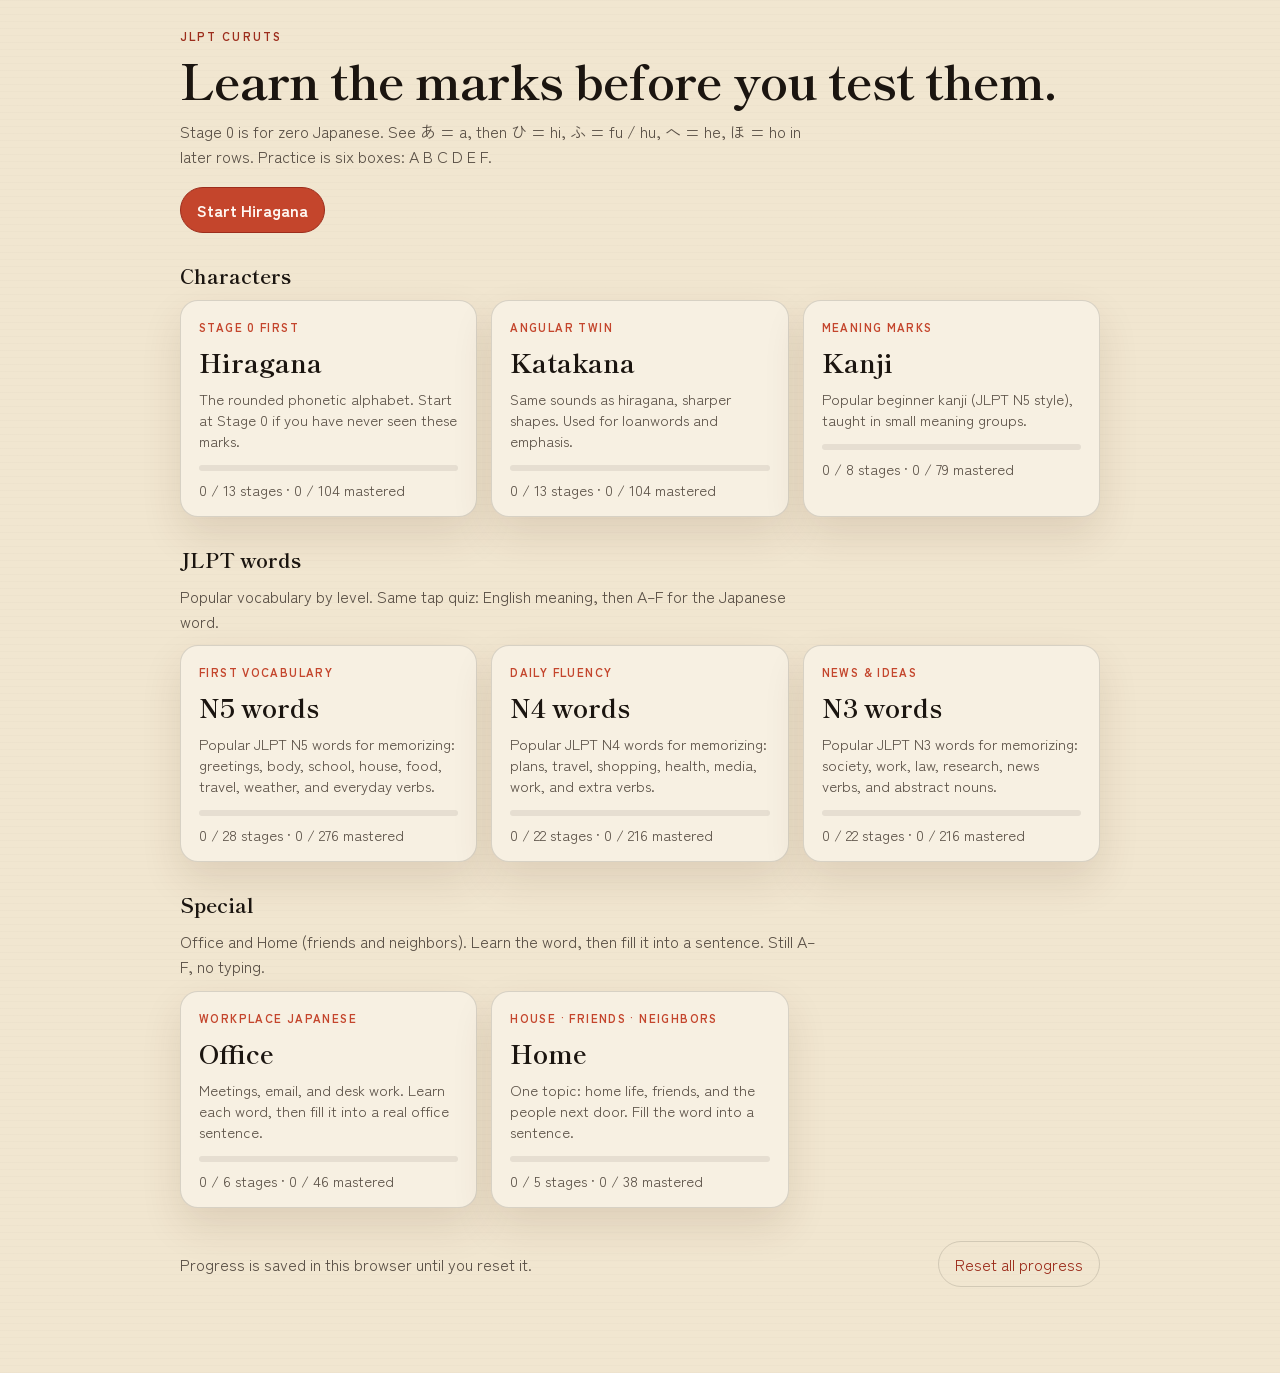
<file: index.html>
<!DOCTYPE html>
<html lang="en">
  <head>
    <meta charset="utf-8" />
    <script>
      (function () {
        if (location.hostname !== "curuts-developer.github.io") return;
        if (location.pathname === "/jlpt") {
          location.replace("/jlpt/" + location.search + location.hash);
          return;
        }
        var base = document.createElement("base");
        base.href = "/jlpt/";
        document.head.appendChild(base);
      })();
    </script>
    <meta name="viewport" content="width=device-width, initial-scale=1" />
    <title>JLPT Curuts — hiragana, katakana, kanji</title>
    <meta
      name="description"
      content="Stage 0 teaches Japanese characters from zero. Then practice with A–F boxes. Progress stays in this browser."
    />
    <link rel="canonical" href="https://curuts-developer.github.io/jlpt/" />
    <meta name="theme-color" content="#c4452c" />
    <meta name="apple-mobile-web-app-capable" content="yes" />
    <meta name="apple-mobile-web-app-title" content="JLPT Curuts" />
    <link rel="icon" href="./favicon.svg" type="image/svg+xml" />
    <link rel="manifest" href="./manifest.webmanifest" />
    <link rel="preconnect" href="https://fonts.googleapis.com" />
    <link rel="preconnect" href="https://fonts.gstatic.com" crossorigin />
    <link
      href="https://fonts.googleapis.com/css2?family=Shippori+Mincho:wght@500;700&family=Zen+Kaku+Gothic+New:wght@400;500;700&display=swap"
      rel="stylesheet"
    />
    <link rel="stylesheet" href="./styles.css" />
  </head>
  <body>
    <main id="app"></main>
    <noscript>This drill needs JavaScript. Open it over http (GitHub Pages or a local static server), not as a raw file.</noscript>
    <script type="module" src="./app.js"></script>
  </body>
</html>
</file>
<file: styles.css>
:root {
  --paper: #f1e6d0;
  --paper-2: #f7f0e2;
  --ink: #1b1510;
  --ink-soft: #5a5046;
  --vermillion: #c4452c;
  --vermillion-deep: #9c2d1c;
  --moss: #2c6a4a;
  --indigo: #2a3a4d;
  --line: rgba(27, 21, 16, 0.14);
  --shadow: 0 18px 40px rgba(80, 40, 16, 0.12);
  --sans: "Zen Kaku Gothic New", "Hiragino Sans", "Noto Sans JP", sans-serif;
  --serif: "Shippori Mincho", "Hiragino Mincho ProN", "Yu Mincho", serif;
}

* {
  box-sizing: border-box;
}

html,
body {
  margin: 0;
  min-height: 100%;
  background:
    radial-gradient(1200px 500px at 10% -10%, rgba(196, 69, 44, 0.12), transparent 50%),
    radial-gradient(900px 400px at 100% 0%, rgba(42, 58, 77, 0.1), transparent 45%),
    var(--paper);
  color: var(--ink);
  font-family: var(--sans);
}

body {
  background-image:
    linear-gradient(180deg, transparent, transparent),
    repeating-linear-gradient(
      0deg,
      rgba(27, 21, 16, 0.015) 0 1px,
      transparent 1px 7px
    );
}

#app {
  width: min(920px, calc(100% - 32px));
  margin: 0 auto;
  padding: 28px 0 80px;
}

h1 {
  font-family: var(--serif);
  font-weight: 700;
  font-size: clamp(1.8rem, 4vw, 3rem);
  line-height: 1.15;
  margin: 0 0 12px;
  letter-spacing: -0.02em;
}

.brand {
  margin: 0 0 8px;
  text-transform: uppercase;
  letter-spacing: 0.18em;
  font-size: 0.72rem;
  color: var(--vermillion-deep);
  font-weight: 700;
}

.lede,
.save-note,
.must-learn,
.quiz-progress,
.prompt-sub,
.flash-hint,
.flash-mean,
.zero-note {
  color: var(--ink-soft);
  line-height: 1.55;
}

.lede {
  margin: 0;
  max-width: 40rem;
}

.top {
  margin-bottom: 28px;
}

.continue-row {
  display: flex;
  flex-wrap: wrap;
  gap: 12px;
  align-items: center;
  margin-top: 18px;
}

.stage-tools {
  display: flex;
  flex-wrap: wrap;
  gap: 8px;
  margin: -8px 0 18px;
}

.stage-row.is-current {
  box-shadow: 0 0 0 2px rgba(196, 69, 44, 0.35);
}

.script-grid {
  display: grid;
  gap: 14px;
}

.home-section {
  font-family: var(--serif);
  font-size: 1.25rem;
  margin: 28px 0 10px;
}

.home-section-lede {
  margin-bottom: 12px;
}

.teach-grid.is-vocab {
  grid-template-columns: repeat(auto-fill, minmax(128px, 1fr));
}

.flash-glyph.is-word {
  font-size: clamp(2.4rem, 10vw, 4.6rem);
}

.choice.is-vocab {
  min-height: 96px;
}

.choice-glyph.is-word {
  font-size: clamp(1rem, 3.2vw, 1.7rem);
  line-height: 1.2;
  word-break: keep-all;
  text-align: center;
}

@media (min-width: 800px) {
  .script-grid {
    grid-template-columns: repeat(3, 1fr);
  }
}

.script-card,
.stage-row,
.choice,
.btn {
  font: inherit;
  color: inherit;
  cursor: pointer;
  touch-action: manipulation;
}

.script-card {
  display: flex;
  flex-direction: column;
  align-items: flex-start;
  gap: 8px;
  text-align: left;
  background: var(--paper-2);
  border: 1px solid var(--line);
  border-radius: 18px;
  padding: 18px 18px 16px;
  box-shadow: var(--shadow);
}

.script-card:hover,
.stage-row:hover:not(:disabled) {
  border-color: rgba(196, 69, 44, 0.45);
}

.kicker {
  font-size: 0.72rem;
  letter-spacing: 0.12em;
  text-transform: uppercase;
  color: var(--vermillion);
  font-weight: 700;
}

.script-name {
  font-family: var(--serif);
  font-size: 1.6rem;
  font-weight: 700;
}

.script-blurb,
.script-meta,
.stage-copy em,
.stage-status {
  font-size: 0.92rem;
  color: var(--ink-soft);
  font-style: normal;
}

.meter {
  display: block;
  width: 100%;
  height: 6px;
  background: rgba(27, 21, 16, 0.08);
  border-radius: 99px;
  overflow: hidden;
  margin-top: 6px;
}

.meter-fill {
  display: block;
  height: 100%;
  background: var(--vermillion);
}

.home-foot {
  margin-top: 28px;
  display: flex;
  flex-wrap: wrap;
  gap: 12px;
  align-items: center;
  justify-content: space-between;
}

.btn {
  border: 1px solid var(--line);
  background: var(--paper-2);
  border-radius: 999px;
  padding: 10px 16px;
}

.btn.primary {
  background: var(--vermillion);
  border-color: var(--vermillion-deep);
  color: #fff8f3;
  font-weight: 700;
}

.btn.ghost {
  background: transparent;
}

.btn.danger {
  color: var(--vermillion-deep);
}

.btn:disabled {
  opacity: 0.4;
  cursor: not-allowed;
}

.subhead {
  display: flex;
  gap: 16px;
  align-items: flex-start;
  margin-bottom: 22px;
}

.stage-list {
  display: grid;
  gap: 8px;
}

.stage-row {
  display: grid;
  grid-template-columns: 48px 1fr auto;
  gap: 12px;
  align-items: center;
  width: 100%;
  text-align: left;
  background: var(--paper-2);
  border: 1px solid var(--line);
  border-radius: 16px;
  padding: 12px 14px;
}

.stage-row.is-zero {
  border-color: rgba(196, 69, 44, 0.4);
  background: #f8eadc;
}

.stage-row.is-passed {
  border-color: rgba(44, 106, 74, 0.35);
}

.stage-row.is-locked {
  opacity: 0.55;
  cursor: not-allowed;
}

.stage-index {
  width: 40px;
  height: 40px;
  display: grid;
  place-items: center;
  border-radius: 50%;
  background: var(--ink);
  color: var(--paper);
  font-family: var(--serif);
  font-size: 1.1rem;
}

.stage-row.is-zero .stage-index {
  background: var(--vermillion);
}

.stage-copy {
  display: flex;
  flex-direction: column;
  gap: 2px;
}

.stage-copy strong {
  font-size: 1rem;
}

.stage-status {
  display: flex;
  flex-direction: column;
  align-items: flex-end;
  gap: 2px;
  font-size: 0.8rem;
}

.must-learn {
  margin: 10px 0 0;
  color: var(--vermillion-deep);
  font-weight: 700;
}

.teach-deck {
  min-height: 360px;
  display: grid;
}

.flash {
  display: none;
  background: var(--paper-2);
  border: 1px solid var(--line);
  border-radius: 28px;
  padding: 28px 20px 36px;
  text-align: center;
  box-shadow: var(--shadow);
}

.flash.is-on {
  display: block;
}

.zero-note {
  margin: 0 auto 8px;
  max-width: 26rem;
  font-size: 0.95rem;
}

.flash-kicker {
  letter-spacing: 0.14em;
  text-transform: uppercase;
  font-size: 0.72rem;
  color: var(--vermillion);
  font-weight: 700;
}

.flash-glyph {
  font-family: var(--serif);
  font-size: clamp(6rem, 22vw, 8.5rem);
  line-height: 1;
  margin: 8px 0 0;
}

.flash-read {
  font-size: 2rem;
  margin: 0;
  font-weight: 700;
}

.flash-sentence,
.cloze-sentence {
  font-family: var(--serif);
  font-size: clamp(1.35rem, 4.5vw, 2rem);
  line-height: 1.5;
  margin: 14px 0 0;
}

.cloze-sentence {
  margin: 8px 0 10px;
}

.blank {
  display: inline-block;
  min-width: 3.2em;
  padding: 0 8px;
  margin: 0 2px;
  border-bottom: 3px solid var(--vermillion);
  color: var(--vermillion-deep);
  font-weight: 700;
  text-align: center;
}

.blank.is-filled {
  border-bottom-color: var(--moss);
  color: var(--moss);
}

.prompt.is-cloze .prompt-main {
  font-size: 1rem;
}

.teach-grid {
  list-style: none;
  padding: 0;
  margin: 0;
  display: grid;
  grid-template-columns: repeat(auto-fill, minmax(92px, 1fr));
  gap: 10px;
}

.teach-grid li {
  background: var(--paper-2);
  border: 1px solid var(--line);
  border-radius: 14px;
  padding: 10px 6px;
  text-align: center;
  display: flex;
  flex-direction: column;
  gap: 2px;
}

.teach-grid .glyph {
  font-family: var(--serif);
  font-size: 2rem;
  line-height: 1.1;
}

.teach-grid .read,
.teach-grid .mean {
  font-size: 0.78rem;
  color: var(--ink-soft);
}

.teach-grid li.is-mastered {
  border-color: rgba(44, 106, 74, 0.45);
  background: #eef6f0;
}

.teach-grid li.is-dim {
  opacity: 0.45;
}

.pip-row {
  font-size: 0.58rem;
  letter-spacing: 0.05em;
  color: var(--moss);
}

.chart-block {
  margin-bottom: 22px;
}

.chart-block h2 {
  font-family: var(--serif);
  font-size: 1.1rem;
  margin: 0 0 10px;
}

.pips {
  display: flex;
  flex-wrap: wrap;
  gap: 4px;
  margin: 8px 0 0;
}

.pip {
  width: 8px;
  height: 8px;
  border-radius: 50%;
  background: rgba(27, 21, 16, 0.18);
}

.pip.is-on {
  background: var(--moss);
}

.choice-read {
  align-self: center;
  font-size: 0.8rem;
  color: var(--moss);
  font-weight: 700;
  margin-bottom: 6px;
}

.learn-actions {
  display: flex;
  gap: 10px;
  justify-content: flex-end;
  margin-top: 18px;
  flex-wrap: wrap;
}

.prompt {
  text-align: center;
  margin: 10px 0 22px;
}

.eyebrow {
  letter-spacing: 0.14em;
  text-transform: uppercase;
  font-size: 0.72rem;
  color: var(--vermillion);
  font-weight: 700;
}

.prompt-main {
  font-family: var(--serif);
  font-size: clamp(2.4rem, 8vw, 4.2rem);
  margin: 0;
  line-height: 1;
}

.choices {
  display: grid;
  grid-template-columns: repeat(3, 1fr);
  gap: 10px;
}

.choice {
  background: var(--paper-2);
  border: 1px solid var(--line);
  border-radius: 18px;
  min-height: 110px;
  display: flex;
  flex-direction: column;
  align-items: flex-start;
  justify-content: space-between;
  padding: 10px 12px 6px;
}

.choice-key {
  font-size: 0.75rem;
  font-weight: 700;
  color: var(--ink-soft);
}

.choice-glyph {
  font-family: var(--serif);
  font-size: clamp(2.2rem, 7vw, 3.2rem);
  line-height: 1;
  align-self: center;
  margin-bottom: 8px;
}

.choice.is-right {
  background: #e5f3ea;
  border-color: var(--moss);
}

.choice.is-wrong {
  background: #f8e1db;
  border-color: var(--vermillion);
}

.feedback {
  text-align: center;
  min-height: 1.4em;
  font-weight: 700;
}

.feedback.ok {
  color: var(--moss);
}

.feedback.no {
  color: var(--vermillion-deep);
}

.done-panel {
  background: var(--paper-2);
  border: 1px solid var(--line);
  border-radius: 28px;
  padding: 32px 24px;
  box-shadow: var(--shadow);
}

@media (max-width: 640px) {
  .stage-row {
    grid-template-columns: 40px 1fr;
  }

  .stage-status {
    grid-column: 2;
    align-items: flex-start;
  }

  .choices {
    grid-template-columns: repeat(2, 1fr);
  }
}
</file>
